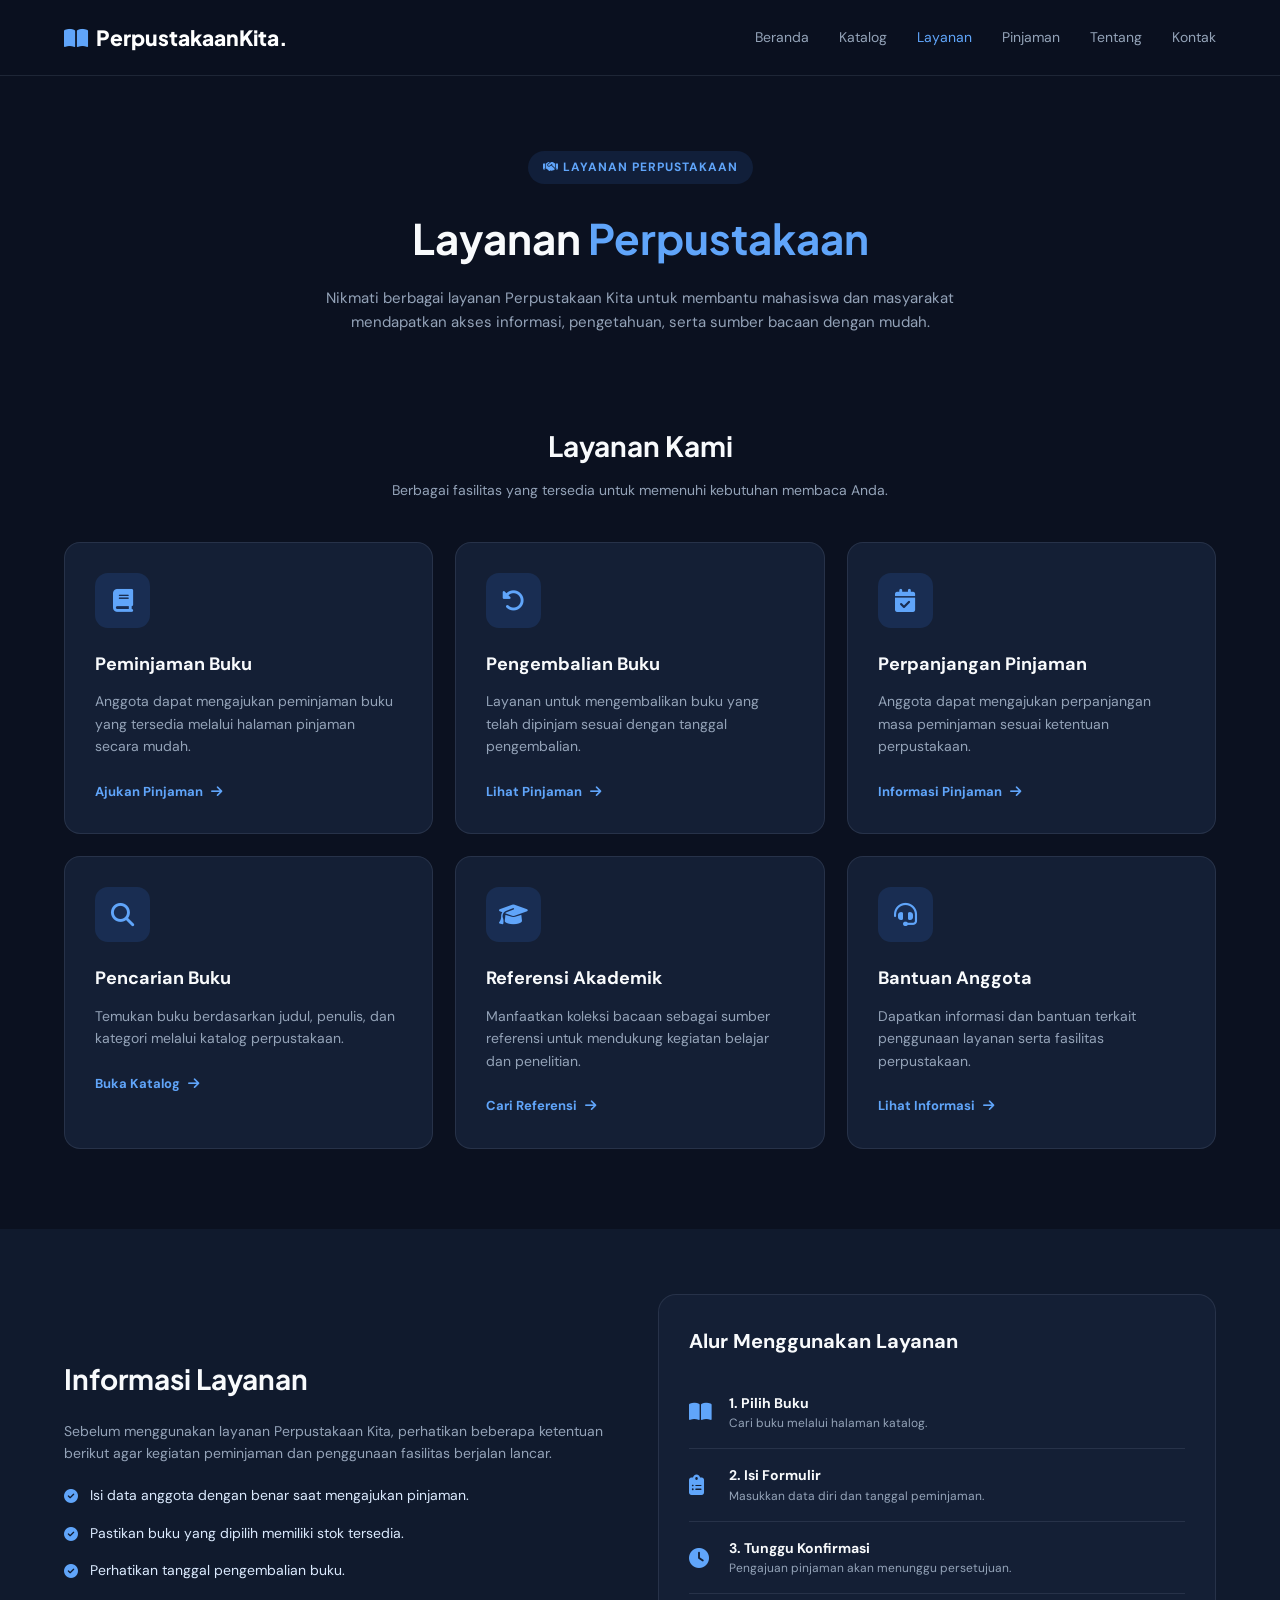
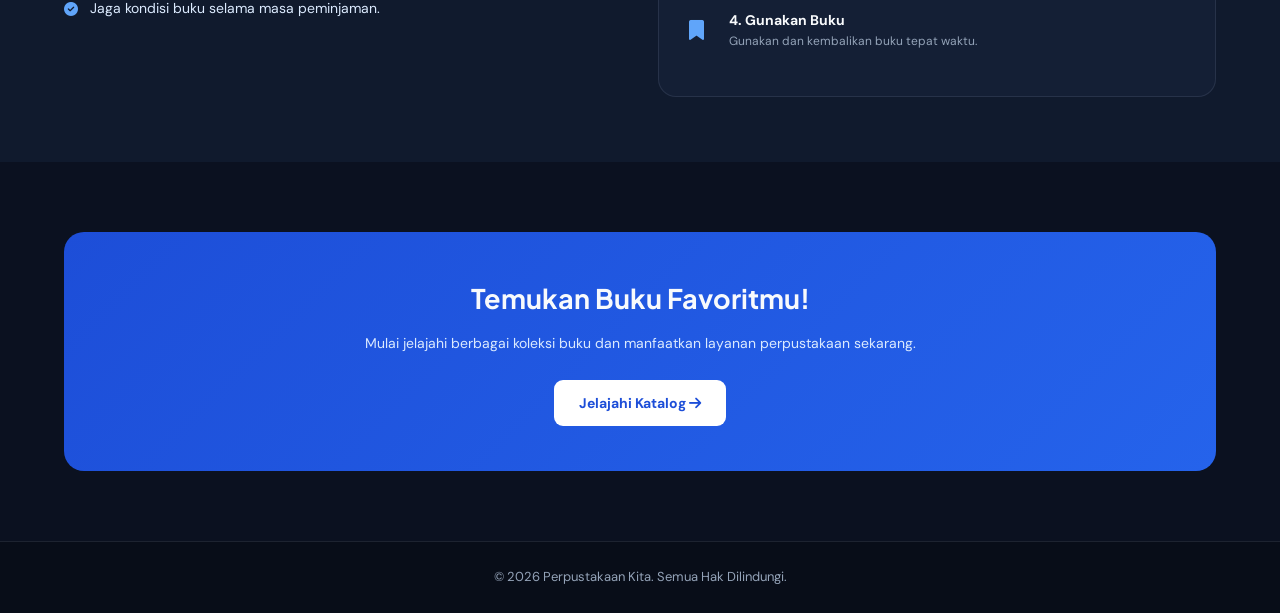
<file: 2405101059_5D_/HTML/layanan.html>
<!DOCTYPE html>
<html lang="id">
<head>
    <meta charset="UTF-8">
    <meta name="viewport" content="width=device-width, initial-scale=1.0">
    <title>Layanan - Perpustakaan Kita</title>

    <link rel="preconnect" href="https://fonts.googleapis.com">
    <link rel="preconnect" href="https://fonts.gstatic.com" crossorigin>
    <link href="https://fonts.googleapis.com/css2?family=DM+Sans:wght@400;500;600;700&family=Plus+Jakarta+Sans:wght@600;700;800&display=swap" rel="stylesheet">

    <link rel="stylesheet" href="https://cdnjs.cloudflare.com/ajax/libs/font-awesome/6.5.2/css/all.min.css">

    <style>
        :root {
            --bg: #0b1120;
            --card: #141f35;
            --card-light: #1b2942;
            --primary: #3b82f6;
            --primary-light: #60a5fa;
            --text: #f8fafc;
            --muted: #94a3b8;
            --border: rgba(148, 163, 184, 0.15);
        }

        * {
            margin: 0;
            padding: 0;
            box-sizing: border-box;
        }

        body {
            background: var(--bg);
            color: var(--text);
            font-family: 'DM Sans', sans-serif;
            line-height: 1.6;
        }

        a {
            text-decoration: none;
            color: inherit;
        }

        .container {
            width: 90%;
            max-width: 1200px;
            margin: auto;
        }

        /* NAVBAR */
        .navbar {
            position: sticky;
            top: 0;
            z-index: 100;
            background: rgba(11, 17, 32, 0.9);
            backdrop-filter: blur(15px);
            border-bottom: 1px solid var(--border);
        }

        .nav-content {
            height: 75px;
            display: flex;
            justify-content: space-between;
            align-items: center;
        }

        .logo {
            font-family: 'Plus Jakarta Sans', sans-serif;
            font-size: 21px;
            font-weight: 800;
            color: white;
        }

        .logo i {
            color: var(--primary-light);
            margin-right: 8px;
        }

        .nav-links {
            display: flex;
            gap: 30px;
            align-items: center;
        }

        .nav-links a {
            color: var(--muted);
            font-size: 14px;
            transition: 0.3s;
        }

        .nav-links a:hover,
        .nav-links a.active {
            color: var(--primary-light);
        }

        .login-btn {
            background: var(--primary);
            color: white !important;
            padding: 10px 20px;
            border-radius: 8px;
        }

        /* HERO */
        .hero {
            padding: 75px 0 55px;
            text-align: center;
        }

        .hero-badge {
            display: inline-block;
            padding: 7px 15px;
            border-radius: 30px;
            background: rgba(59, 130, 246, 0.12);
            color: var(--primary-light);
            font-size: 12px;
            font-weight: 700;
            letter-spacing: 1px;
            margin-bottom: 20px;
        }

        .hero h1 {
            font-family: 'Plus Jakarta Sans', sans-serif;
            font-size: 42px;
            margin-bottom: 15px;
        }

        .hero h1 span {
            color: var(--primary-light);
        }

        .hero p {
            color: var(--muted);
            max-width: 650px;
            margin: auto;
            font-size: 15px;
        }

        /* SERVICE CARDS */
        .services {
            padding: 35px 0 80px;
        }

        .section-title {
            text-align: center;
            margin-bottom: 40px;
        }

        .section-title h2 {
            font-family: 'Plus Jakarta Sans', sans-serif;
            font-size: 28px;
            margin-bottom: 10px;
        }

        .section-title p {
            color: var(--muted);
            font-size: 14px;
        }

        .service-grid {
            display: grid;
            grid-template-columns: repeat(3, 1fr);
            gap: 22px;
        }

        .service-card {
            background: var(--card);
            border: 1px solid var(--border);
            padding: 30px;
            border-radius: 16px;
            transition: 0.3s;
        }

        .service-card:hover {
            transform: translateY(-6px);
            border-color: var(--primary);
        }

        .service-icon {
            width: 55px;
            height: 55px;
            background: rgba(59, 130, 246, 0.15);
            color: var(--primary-light);
            display: flex;
            align-items: center;
            justify-content: center;
            border-radius: 13px;
            font-size: 23px;
            margin-bottom: 22px;
        }

        .service-card h3 {
            font-size: 18px;
            margin-bottom: 12px;
        }

        .service-card p {
            color: var(--muted);
            font-size: 14px;
            margin-bottom: 20px;
        }

        .service-link {
            color: var(--primary-light);
            font-size: 13px;
            font-weight: 700;
        }

        .service-link i {
            margin-left: 5px;
        }

        /* INFORMATION */
        .information {
            padding: 65px 0;
            background: #101a2d;
        }

        .info-wrapper {
            display: grid;
            grid-template-columns: 1fr 1fr;
            gap: 35px;
            align-items: center;
        }

        .info-text h2 {
            font-family: 'Plus Jakarta Sans', sans-serif;
            font-size: 28px;
            margin-bottom: 18px;
        }

        .info-text p {
            color: var(--muted);
            font-size: 14px;
            margin-bottom: 20px;
        }

        .info-list {
            list-style: none;
        }

        .info-list li {
            display: flex;
            gap: 12px;
            margin-bottom: 15px;
            color: #dbeafe;
            font-size: 14px;
        }

        .info-list i {
            color: var(--primary-light);
            margin-top: 5px;
        }

        .info-box {
            background: var(--card);
            border: 1px solid var(--border);
            border-radius: 18px;
            padding: 30px;
        }

        .info-box h3 {
            font-size: 20px;
            margin-bottom: 20px;
        }

        .info-item {
            display: flex;
            align-items: center;
            gap: 15px;
            padding: 15px 0;
            border-bottom: 1px solid var(--border);
        }

        .info-item:last-child {
            border-bottom: none;
        }

        .info-item i {
            color: var(--primary-light);
            font-size: 20px;
            width: 25px;
        }

        .info-item h4 {
            font-size: 14px;
        }

        .info-item p {
            color: var(--muted);
            font-size: 12px;
        }

        /* CTA */
        .cta {
            padding: 70px 0;
            text-align: center;
        }

        .cta-box {
            background: linear-gradient(135deg, #1d4ed8, #2563eb);
            border-radius: 20px;
            padding: 45px 25px;
        }

        .cta-box h2 {
            font-family: 'Plus Jakarta Sans', sans-serif;
            font-size: 27px;
            margin-bottom: 12px;
        }

        .cta-box p {
            color: #dbeafe;
            font-size: 14px;
            margin-bottom: 25px;
        }

        .cta-btn {
            display: inline-block;
            background: white;
            color: #1d4ed8;
            padding: 12px 25px;
            border-radius: 9px;
            font-weight: 700;
            font-size: 14px;
            transition: 0.3s;
        }

        .cta-btn:hover {
            transform: translateY(-3px);
        }

        /* FOOTER */
        footer {
            background: #080d18;
            border-top: 1px solid var(--border);
            padding: 25px 0;
            text-align: center;
            color: var(--muted);
            font-size: 13px;
        }

        /* RESPONSIVE */
        @media (max-width: 850px) {
            .service-grid {
                grid-template-columns: repeat(2, 1fr);
            }

            .info-wrapper {
                grid-template-columns: 1fr;
            }

            .nav-links {
                gap: 15px;
            }
        }

        @media (max-width: 600px) {
            .nav-content {
                height: auto;
                padding: 18px 0;
                flex-direction: column;
                gap: 15px;
            }

            .nav-links {
                flex-wrap: wrap;
                justify-content: center;
                gap: 12px 18px;
            }

            .hero h1 {
                font-size: 30px;
            }

            .service-grid {
                grid-template-columns: 1fr;
            }

            .section-title h2,
            .info-text h2 {
                font-size: 23px;
            }

            .cta-box h2 {
                font-size: 22px;
            }
        }
    </style>
</head>

<body>

    <!-- NAVBAR -->
    <nav class="navbar">
        <div class="container nav-content">
            <a href="../Beranda/beranda.html" class="logo">
                <i class="fa-solid fa-book-open"></i>PerpustakaanKita.
            </a>

            <div class="nav-links">
                <a href="../Beranda/beranda.html">Beranda</a>
                <a href="../katalog/katalog.html">Katalog</a>
                <a href="../layanan/layanan.html" class="active">Layanan</a>
                <a href="../pinjaman/pinjaman.html">Pinjaman</a>
                <a href="../Beranda/beranda.html#tentang">Tentang</a>
                <a href="../Beranda/beranda.html#kontak">Kontak</a>
            </div>
        </div>
    </nav>

    <!-- HERO -->
    <section class="hero container">
        <span class="hero-badge">
            <i class="fa-solid fa-handshake"></i> LAYANAN PERPUSTAKAAN
        </span>

        <h1>Layanan <span>Perpustakaan</span></h1>

        <p>
            Nikmati berbagai layanan Perpustakaan Kita untuk membantu
            mahasiswa dan masyarakat mendapatkan akses informasi,
            pengetahuan, serta sumber bacaan dengan mudah.
        </p>
    </section>

    <!-- SERVICES -->
    <section class="services container">
        <div class="section-title">
            <h2>Layanan Kami</h2>
            <p>Berbagai fasilitas yang tersedia untuk memenuhi kebutuhan membaca Anda.</p>
        </div>

        <div class="service-grid">

            <div class="service-card">
                <div class="service-icon">
                    <i class="fa-solid fa-book"></i>
                </div>
                <h3>Peminjaman Buku</h3>
                <p>
                    Anggota dapat mengajukan peminjaman buku yang tersedia
                    melalui halaman pinjaman secara mudah.
                </p>
                <a href="../pinjaman/pinjaman.html" class="service-link">
                    Ajukan Pinjaman <i class="fa-solid fa-arrow-right"></i>
                </a>
            </div>

            <div class="service-card">
                <div class="service-icon">
                    <i class="fa-solid fa-rotate-left"></i>
                </div>
                <h3>Pengembalian Buku</h3>
                <p>
                    Layanan untuk mengembalikan buku yang telah dipinjam
                    sesuai dengan tanggal pengembalian.
                </p>
                <a href="../pinjaman/pinjaman.html" class="service-link">
                    Lihat Pinjaman <i class="fa-solid fa-arrow-right"></i>
                </a>
            </div>

            <div class="service-card">
                <div class="service-icon">
                    <i class="fa-solid fa-calendar-check"></i>
                </div>
                <h3>Perpanjangan Pinjaman</h3>
                <p>
                    Anggota dapat mengajukan perpanjangan masa peminjaman
                    sesuai ketentuan perpustakaan.
                </p>
                <a href="../pinjaman/pinjaman.html" class="service-link">
                    Informasi Pinjaman <i class="fa-solid fa-arrow-right"></i>
                </a>
            </div>

            <div class="service-card">
                <div class="service-icon">
                    <i class="fa-solid fa-magnifying-glass"></i>
                </div>
                <h3>Pencarian Buku</h3>
                <p>
                    Temukan buku berdasarkan judul, penulis, dan kategori
                    melalui katalog perpustakaan.
                </p>
                <a href="../katalog/katalog.html" class="service-link">
                    Buka Katalog <i class="fa-solid fa-arrow-right"></i>
                </a>
            </div>

            <div class="service-card">
                <div class="service-icon">
                    <i class="fa-solid fa-graduation-cap"></i>
                </div>
                <h3>Referensi Akademik</h3>
                <p>
                    Manfaatkan koleksi bacaan sebagai sumber referensi
                    untuk mendukung kegiatan belajar dan penelitian.
                </p>
                <a href="../katalog/katalog.html" class="service-link">
                    Cari Referensi <i class="fa-solid fa-arrow-right"></i>
                </a>
            </div>

            <div class="service-card">
                <div class="service-icon">
                    <i class="fa-solid fa-headset"></i>
                </div>
                <h3>Bantuan Anggota</h3>
                <p>
                    Dapatkan informasi dan bantuan terkait penggunaan
                    layanan serta fasilitas perpustakaan.
                </p>
                <a href="#informasi" class="service-link">
                    Lihat Informasi <i class="fa-solid fa-arrow-right"></i>
                </a>
            </div>

        </div>
    </section>

    <!-- INFORMATION -->
    <section class="information" id="informasi">
        <div class="container info-wrapper">

            <div class="info-text">
                <h2>Informasi Layanan</h2>

                <p>
                    Sebelum menggunakan layanan Perpustakaan Kita,
                    perhatikan beberapa ketentuan berikut agar kegiatan
                    peminjaman dan penggunaan fasilitas berjalan lancar.
                </p>

                <ul class="info-list">
                    <li>
                        <i class="fa-solid fa-circle-check"></i>
                        Isi data anggota dengan benar saat mengajukan pinjaman.
                    </li>

                    <li>
                        <i class="fa-solid fa-circle-check"></i>
                        Pastikan buku yang dipilih memiliki stok tersedia.
                    </li>

                    <li>
                        <i class="fa-solid fa-circle-check"></i>
                        Perhatikan tanggal pengembalian buku.
                    </li>

                    <li>
                        <i class="fa-solid fa-circle-check"></i>
                        Jaga kondisi buku selama masa peminjaman.
                    </li>
                </ul>
            </div>

            <div class="info-box">
                <h3>Alur Menggunakan Layanan</h3>

                <div class="info-item">
                    <i class="fa-solid fa-book-open"></i>
                    <div>
                        <h4>1. Pilih Buku</h4>
                        <p>Cari buku melalui halaman katalog.</p>
                    </div>
                </div>

                <div class="info-item">
                    <i class="fa-solid fa-clipboard-list"></i>
                    <div>
                        <h4>2. Isi Formulir</h4>
                        <p>Masukkan data diri dan tanggal peminjaman.</p>
                    </div>
                </div>

                <div class="info-item">
                    <i class="fa-solid fa-clock"></i>
                    <div>
                        <h4>3. Tunggu Konfirmasi</h4>
                        <p>Pengajuan pinjaman akan menunggu persetujuan.</p>
                    </div>
                </div>

                <div class="info-item">
                    <i class="fa-solid fa-bookmark"></i>
                    <div>
                        <h4>4. Gunakan Buku</h4>
                        <p>Gunakan dan kembalikan buku tepat waktu.</p>
                    </div>
                </div>
            </div>

        </div>
    </section>

    <!-- CTA -->
    <section class="cta container">
        <div class="cta-box">
            <h2>Temukan Buku Favoritmu!</h2>
            <p>
                Mulai jelajahi berbagai koleksi buku dan manfaatkan
                layanan perpustakaan sekarang.
            </p>

            <a href="../katalog/katalog.html" class="cta-btn">
                Jelajahi Katalog <i class="fa-solid fa-arrow-right"></i>
            </a>
        </div>
    </section>

    <!-- FOOTER -->
    <footer>
        <div class="container">
            <p>
                &copy; <span id="currentYear"></span>
                Perpustakaan Kita. Semua Hak Dilindungi.
            </p>
        </div>
    </footer>

    <script>
    document.getElementById("currentYear").textContent =
        new Date().getFullYear();
    </script>

</body>
</html>
</file>
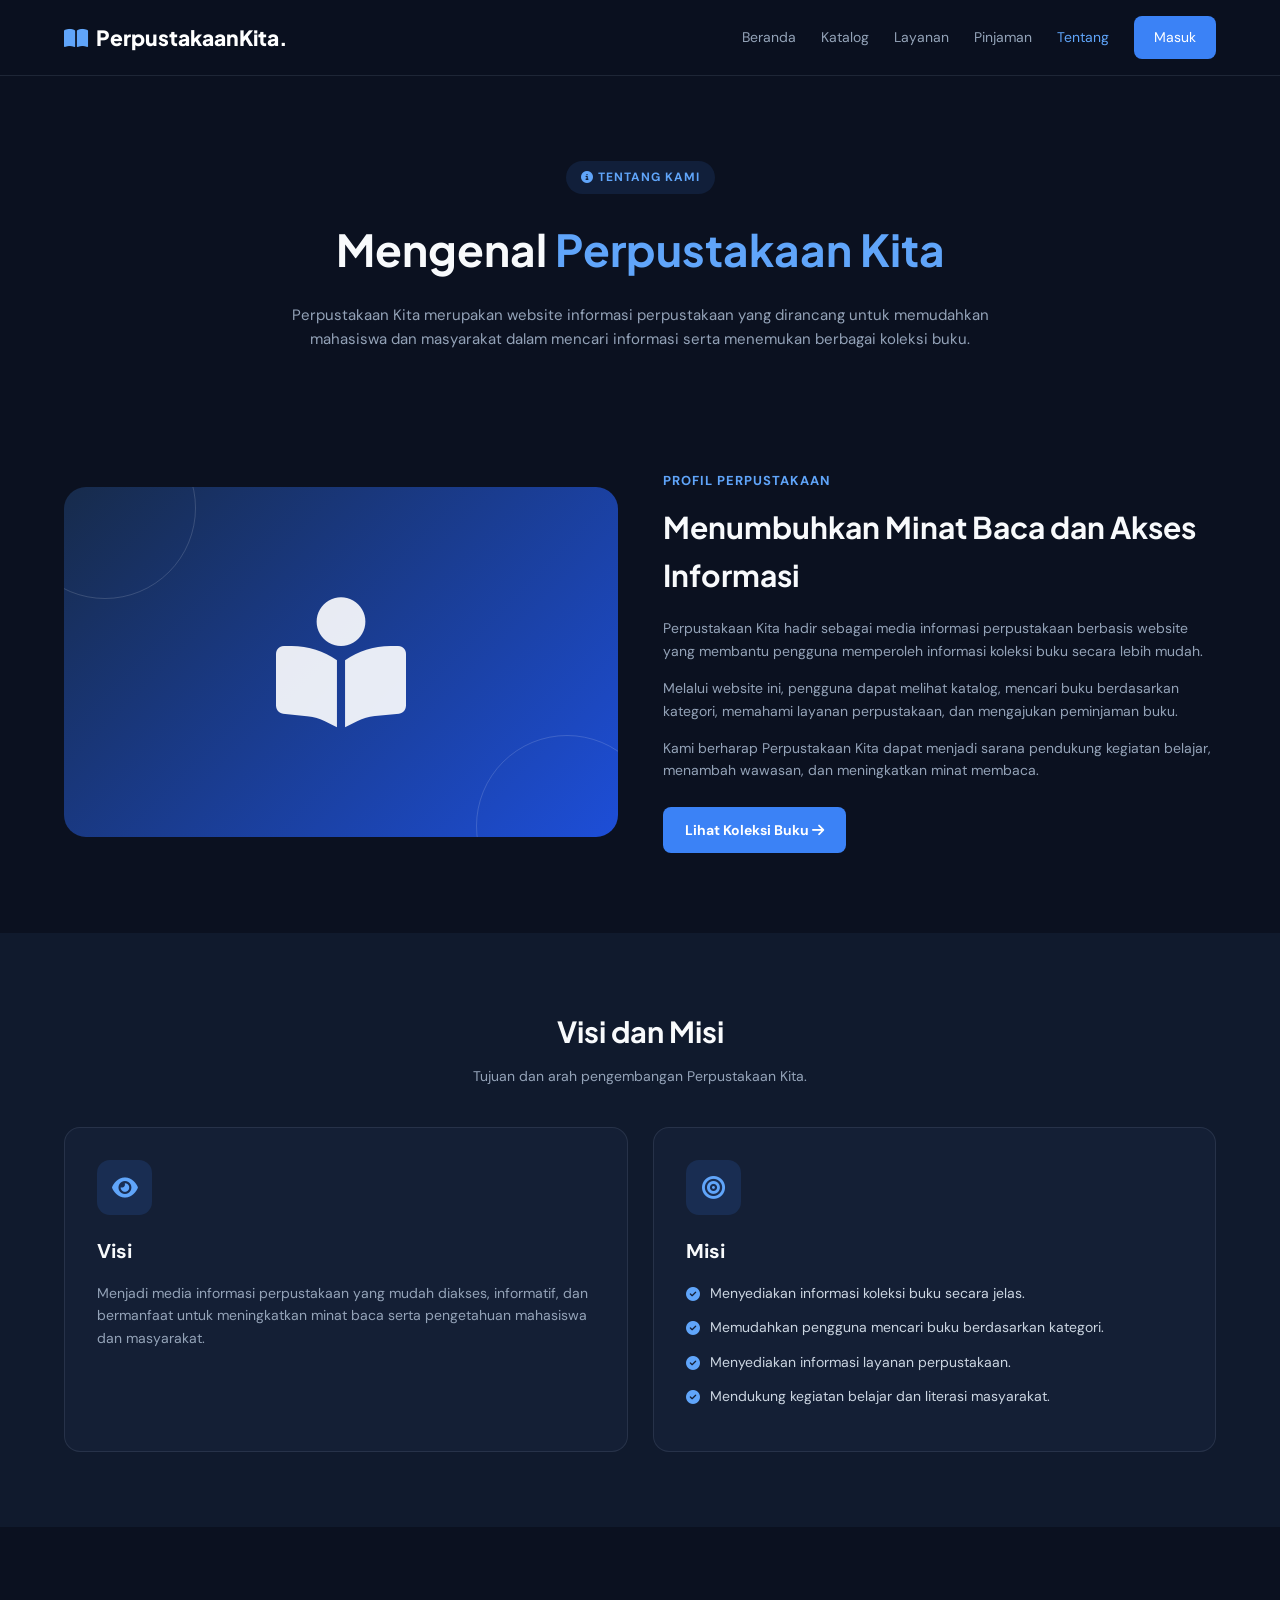
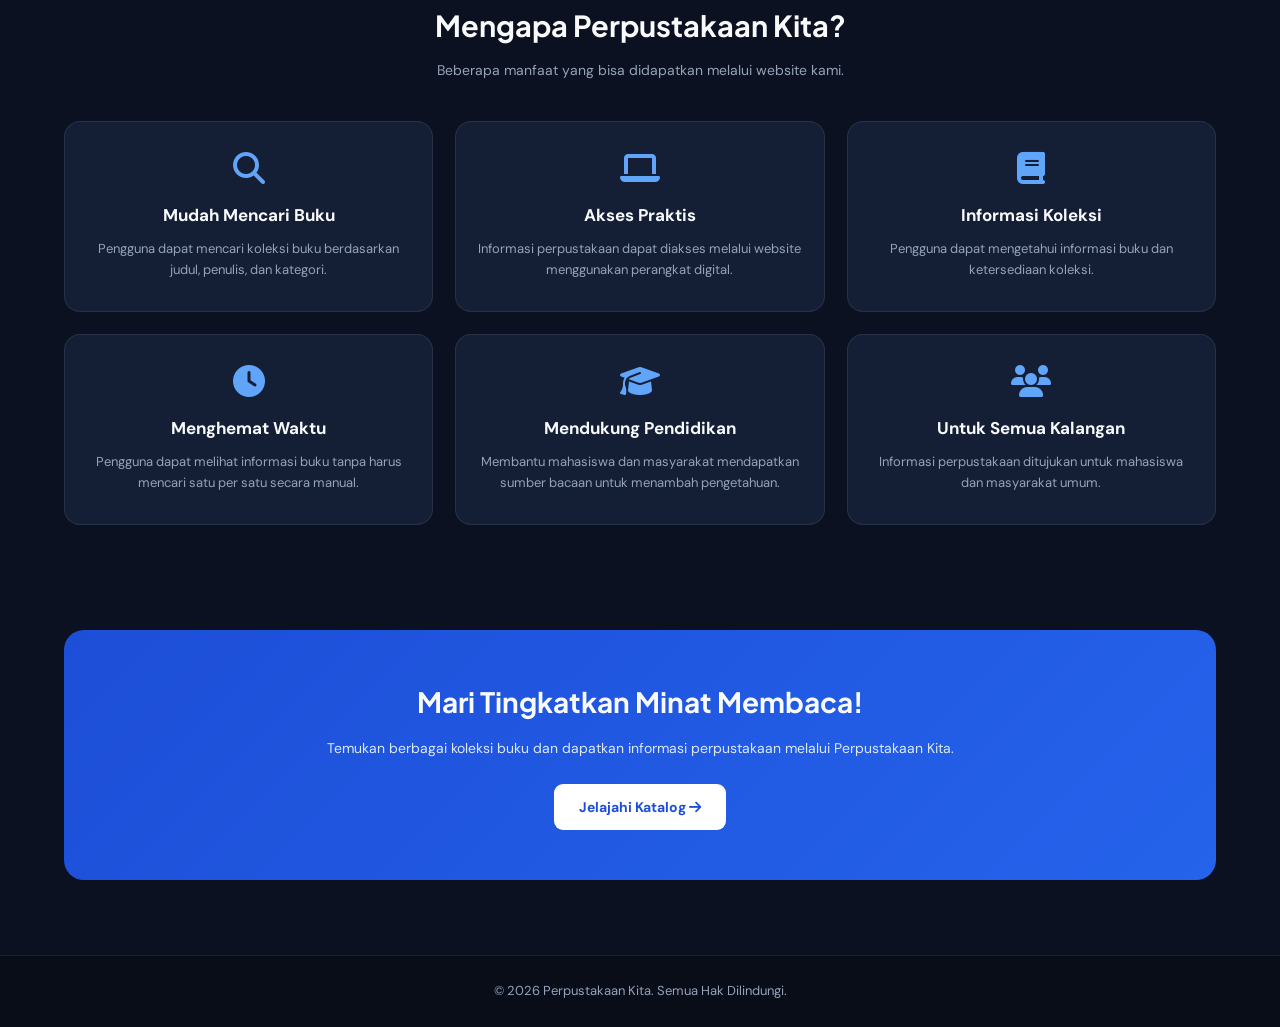
<file: 2405101059_5D_/HTML/tentang.html>
<!DOCTYPE html>
<html lang="id">
<head>
    <meta charset="UTF-8">
    <meta name="viewport" content="width=device-width, initial-scale=1.0">
    <title>Tentang Kami - Perpustakaan Kita</title>

    <link rel="preconnect" href="https://fonts.googleapis.com">
    <link rel="preconnect" href="https://fonts.gstatic.com" crossorigin>
    <link href="https://fonts.googleapis.com/css2?family=DM+Sans:wght@400;500;600;700&family=Plus+Jakarta+Sans:wght@600;700;800&display=swap" rel="stylesheet">

    <link rel="stylesheet" href="https://cdnjs.cloudflare.com/ajax/libs/font-awesome/6.5.2/css/all.min.css">

    <style>
        :root {
            --bg: #0b1120;
            --card: #141f35;
            --card-light: #1b2942;
            --primary: #3b82f6;
            --primary-light: #60a5fa;
            --text: #f8fafc;
            --muted: #94a3b8;
            --border: rgba(148, 163, 184, 0.15);
        }

        * {
            margin: 0;
            padding: 0;
            box-sizing: border-box;
        }

        html {
            scroll-behavior: smooth;
        }

        body {
            background: var(--bg);
            color: var(--text);
            font-family: 'DM Sans', sans-serif;
            line-height: 1.6;
        }

        a {
            text-decoration: none;
            color: inherit;
        }

        .container {
            width: 90%;
            max-width: 1200px;
            margin: auto;
        }

        /* NAVBAR */
        .navbar {
            position: sticky;
            top: 0;
            z-index: 100;
            background: rgba(11, 17, 32, 0.9);
            backdrop-filter: blur(15px);
            border-bottom: 1px solid var(--border);
        }

        .nav-content {
            min-height: 75px;
            display: flex;
            justify-content: space-between;
            align-items: center;
        }

        .logo {
            font-family: 'Plus Jakarta Sans', sans-serif;
            font-size: 21px;
            font-weight: 800;
            color: white;
        }

        .logo i {
            color: var(--primary-light);
            margin-right: 8px;
        }

        .nav-links {
            display: flex;
            gap: 25px;
            align-items: center;
        }

        .nav-links a {
            color: var(--muted);
            font-size: 14px;
            transition: 0.3s;
        }

        .nav-links a:hover,
        .nav-links a.active {
            color: var(--primary-light);
        }

        .login-btn {
            background: var(--primary);
            color: white !important;
            padding: 10px 20px;
            border-radius: 8px;
        }

        /* HERO */
        .hero {
            padding: 85px 0 70px;
            text-align: center;
        }

        .hero-badge {
            display: inline-block;
            padding: 7px 15px;
            border-radius: 30px;
            background: rgba(59, 130, 246, 0.12);
            color: var(--primary-light);
            font-size: 12px;
            font-weight: 700;
            letter-spacing: 1px;
            margin-bottom: 20px;
        }

        .hero h1 {
            font-family: 'Plus Jakarta Sans', sans-serif;
            font-size: 44px;
            margin-bottom: 18px;
        }

        .hero h1 span {
            color: var(--primary-light);
        }

        .hero p {
            color: var(--muted);
            max-width: 700px;
            margin: auto;
            font-size: 15px;
        }

        /* PROFILE */
        .profile {
            padding: 50px 0 80px;
        }

        .profile-grid {
            display: grid;
            grid-template-columns: 1fr 1fr;
            gap: 45px;
            align-items: center;
        }

        .profile-visual {
            min-height: 350px;
            background: linear-gradient(135deg, #172b4b, #1d4ed8);
            border-radius: 22px;
            display: flex;
            align-items: center;
            justify-content: center;
            position: relative;
            overflow: hidden;
        }

        .profile-visual i {
            font-size: 130px;
            color: rgba(255, 255, 255, 0.9);
        }

        .profile-visual::before,
        .profile-visual::after {
            content: "";
            position: absolute;
            width: 180px;
            height: 180px;
            border: 1px solid rgba(255, 255, 255, 0.15);
            border-radius: 50%;
        }

        .profile-visual::before {
            top: -70px;
            left: -50px;
        }

        .profile-visual::after {
            bottom: -80px;
            right: -40px;
        }

        .profile-text .small-title {
            color: var(--primary-light);
            font-size: 13px;
            font-weight: 700;
            letter-spacing: 1px;
            margin-bottom: 12px;
        }

        .profile-text h2 {
            font-family: 'Plus Jakarta Sans', sans-serif;
            font-size: 30px;
            margin-bottom: 18px;
        }

        .profile-text p {
            color: var(--muted);
            font-size: 14px;
            margin-bottom: 15px;
        }

        .profile-button {
            display: inline-block;
            background: var(--primary);
            padding: 12px 22px;
            border-radius: 8px;
            color: white;
            font-size: 14px;
            font-weight: 700;
            margin-top: 10px;
            transition: 0.3s;
        }

        .profile-button:hover {
            background: #2563eb;
            transform: translateY(-3px);
        }

        /* PURPOSE */
        .purpose {
            background: #101a2d;
            padding: 75px 0;
        }

        .section-title {
            text-align: center;
            margin-bottom: 40px;
        }

        .section-title h2 {
            font-family: 'Plus Jakarta Sans', sans-serif;
            font-size: 29px;
            margin-bottom: 10px;
        }

        .section-title p {
            color: var(--muted);
            font-size: 14px;
        }

        .purpose-grid {
            display: grid;
            grid-template-columns: repeat(2, 1fr);
            gap: 25px;
        }

        .purpose-card {
            background: var(--card);
            border: 1px solid var(--border);
            padding: 32px;
            border-radius: 16px;
            transition: 0.3s;
        }

        .purpose-card:hover {
            border-color: var(--primary);
            transform: translateY(-5px);
        }

        .purpose-icon {
            width: 55px;
            height: 55px;
            border-radius: 13px;
            background: rgba(59, 130, 246, 0.15);
            color: var(--primary-light);
            display: flex;
            align-items: center;
            justify-content: center;
            font-size: 23px;
            margin-bottom: 20px;
        }

        .purpose-card h3 {
            font-size: 20px;
            margin-bottom: 15px;
        }

        .purpose-card p {
            color: var(--muted);
            font-size: 14px;
            margin-bottom: 12px;
        }

        .purpose-card ul {
            list-style: none;
            margin-top: 15px;
        }

        .purpose-card li {
            color: #cbd5e1;
            font-size: 14px;
            margin-bottom: 12px;
            display: flex;
            gap: 10px;
        }

        .purpose-card li i {
            color: var(--primary-light);
            margin-top: 5px;
        }

        /* BENEFITS */
        .benefits {
            padding: 75px 0;
        }

        .benefit-grid {
            display: grid;
            grid-template-columns: repeat(3, 1fr);
            gap: 22px;
        }

        .benefit-card {
            text-align: center;
            padding: 30px 22px;
            background: var(--card);
            border: 1px solid var(--border);
            border-radius: 16px;
            transition: 0.3s;
        }

        .benefit-card:hover {
            transform: translateY(-5px);
            border-color: var(--primary);
        }

        .benefit-card i {
            font-size: 32px;
            color: var(--primary-light);
            margin-bottom: 18px;
        }

        .benefit-card h3 {
            font-size: 17px;
            margin-bottom: 10px;
        }

        .benefit-card p {
            color: var(--muted);
            font-size: 13px;
        }

        /* CTA */
        .cta {
            padding: 30px 0 75px;
        }

        .cta-box {
            background: linear-gradient(135deg, #1d4ed8, #2563eb);
            border-radius: 20px;
            padding: 50px 25px;
            text-align: center;
        }

        .cta-box h2 {
            font-family: 'Plus Jakarta Sans', sans-serif;
            font-size: 28px;
            margin-bottom: 12px;
        }

        .cta-box p {
            color: #dbeafe;
            font-size: 14px;
            margin-bottom: 25px;
        }

        .cta-btn {
            display: inline-block;
            background: white;
            color: #1d4ed8;
            padding: 12px 25px;
            border-radius: 9px;
            font-weight: 700;
            font-size: 14px;
            transition: 0.3s;
        }

        .cta-btn:hover {
            transform: translateY(-3px);
        }

        /* FOOTER */
        footer {
            background: #080d18;
            border-top: 1px solid var(--border);
            padding: 25px 0;
            text-align: center;
            color: var(--muted);
            font-size: 13px;
        }

        /* ANIMATION */
        .reveal {
            opacity: 0;
            transform: translateY(25px);
            transition: 0.6s ease;
        }

        .reveal.show {
            opacity: 1;
            transform: translateY(0);
        }

        /* RESPONSIVE */
        @media (max-width: 850px) {
            .profile-grid {
                grid-template-columns: 1fr;
            }

            .benefit-grid {
                grid-template-columns: repeat(2, 1fr);
            }

            .nav-links {
                gap: 15px;
            }
        }

        @media (max-width: 600px) {
            .nav-content {
                padding: 18px 0;
                flex-direction: column;
                gap: 15px;
            }

            .nav-links {
                flex-wrap: wrap;
                justify-content: center;
                gap: 12px 18px;
            }

            .hero h1 {
                font-size: 32px;
            }

            .profile-visual {
                min-height: 250px;
            }

            .profile-visual i {
                font-size: 90px;
            }

            .profile-text h2 {
                font-size: 25px;
            }

            .purpose-grid,
            .benefit-grid {
                grid-template-columns: 1fr;
            }

            .section-title h2 {
                font-size: 24px;
            }

            .cta-box h2 {
                font-size: 23px;
            }
        }
    </style>
</head>

<body>

    <!-- NAVBAR -->
    <nav class="navbar">
        <div class="container nav-content">

            <a href="../Beranda/beranda.html" class="logo">
                <i class="fa-solid fa-book-open"></i>PerpustakaanKita.
            </a>

            <div class="nav-links">
                <a href="../Beranda/beranda.html">Beranda</a>
                <a href="../katalog/katalog.html">Katalog</a>
                <a href="../layanan/layanan.html">Layanan</a>
                <a href="../pinjaman/pinjaman.html">Pinjaman</a>
                <a href="tentang.html" class="active">Tentang</a>
                <a href="../login/login.html" class="login-btn">Masuk</a>
            </div>

        </div>
    </nav>

    <!-- HERO -->
    <section class="hero container">

        <span class="hero-badge">
            <i class="fa-solid fa-circle-info"></i>
            TENTANG KAMI
        </span>

        <h1>Mengenal <span>Perpustakaan Kita</span></h1>

        <p>
            Perpustakaan Kita merupakan website informasi perpustakaan
            yang dirancang untuk memudahkan mahasiswa dan masyarakat
            dalam mencari informasi serta menemukan berbagai koleksi buku.
        </p>

    </section>

    <!-- PROFILE -->
    <section class="profile container">

        <div class="profile-grid">

            <div class="profile-visual reveal">
                <i class="fa-solid fa-book-open-reader"></i>
            </div>

            <div class="profile-text reveal">

                <div class="small-title">PROFIL PERPUSTAKAAN</div>

                <h2>Menumbuhkan Minat Baca dan Akses Informasi</h2>

                <p>
                    Perpustakaan Kita hadir sebagai media informasi
                    perpustakaan berbasis website yang membantu pengguna
                    memperoleh informasi koleksi buku secara lebih mudah.
                </p>

                <p>
                    Melalui website ini, pengguna dapat melihat katalog,
                    mencari buku berdasarkan kategori, memahami layanan
                    perpustakaan, dan mengajukan peminjaman buku.
                </p>

                <p>
                    Kami berharap Perpustakaan Kita dapat menjadi sarana
                    pendukung kegiatan belajar, menambah wawasan, dan
                    meningkatkan minat membaca.
                </p>

                <a href="../katalog/katalog.html" class="profile-button">
                    Lihat Koleksi Buku
                    <i class="fa-solid fa-arrow-right"></i>
                </a>

            </div>

        </div>
    </section>

    <!-- VISI DAN MISI -->
    <section class="purpose">

        <div class="container">

            <div class="section-title">
                <h2>Visi dan Misi</h2>
                <p>Tujuan dan arah pengembangan Perpustakaan Kita.</p>
            </div>

            <div class="purpose-grid">

                <div class="purpose-card reveal">

                    <div class="purpose-icon">
                        <i class="fa-solid fa-eye"></i>
                    </div>

                    <h3>Visi</h3>

                    <p>
                        Menjadi media informasi perpustakaan yang mudah
                        diakses, informatif, dan bermanfaat untuk
                        meningkatkan minat baca serta pengetahuan
                        mahasiswa dan masyarakat.
                    </p>

                </div>

                <div class="purpose-card reveal">

                    <div class="purpose-icon">
                        <i class="fa-solid fa-bullseye"></i>
                    </div>

                    <h3>Misi</h3>

                    <ul>
                        <li>
                            <i class="fa-solid fa-check-circle"></i>
                            Menyediakan informasi koleksi buku secara jelas.
                        </li>

                        <li>
                            <i class="fa-solid fa-check-circle"></i>
                            Memudahkan pengguna mencari buku berdasarkan kategori.
                        </li>

                        <li>
                            <i class="fa-solid fa-check-circle"></i>
                            Menyediakan informasi layanan perpustakaan.
                        </li>

                        <li>
                            <i class="fa-solid fa-check-circle"></i>
                            Mendukung kegiatan belajar dan literasi masyarakat.
                        </li>
                    </ul>

                </div>

            </div>

        </div>
    </section>

    <!-- TUJUAN DAN KEUNGGULAN -->
    <section class="benefits container">

        <div class="section-title">
            <h2>Mengapa Perpustakaan Kita?</h2>
            <p>Beberapa manfaat yang bisa didapatkan melalui website kami.</p>
        </div>

        <div class="benefit-grid">

            <div class="benefit-card reveal">
                <i class="fa-solid fa-magnifying-glass"></i>
                <h3>Mudah Mencari Buku</h3>
                <p>
                    Pengguna dapat mencari koleksi buku berdasarkan
                    judul, penulis, dan kategori.
                </p>
            </div>

            <div class="benefit-card reveal">
                <i class="fa-solid fa-laptop"></i>
                <h3>Akses Praktis</h3>
                <p>
                    Informasi perpustakaan dapat diakses melalui
                    website menggunakan perangkat digital.
                </p>
            </div>

            <div class="benefit-card reveal">
                <i class="fa-solid fa-book"></i>
                <h3>Informasi Koleksi</h3>
                <p>
                    Pengguna dapat mengetahui informasi buku
                    dan ketersediaan koleksi.
                </p>
            </div>

            <div class="benefit-card reveal">
                <i class="fa-solid fa-clock"></i>
                <h3>Menghemat Waktu</h3>
                <p>
                    Pengguna dapat melihat informasi buku tanpa
                    harus mencari satu per satu secara manual.
                </p>
            </div>

            <div class="benefit-card reveal">
                <i class="fa-solid fa-graduation-cap"></i>
                <h3>Mendukung Pendidikan</h3>
                <p>
                    Membantu mahasiswa dan masyarakat mendapatkan
                    sumber bacaan untuk menambah pengetahuan.
                </p>
            </div>

            <div class="benefit-card reveal">
                <i class="fa-solid fa-users"></i>
                <h3>Untuk Semua Kalangan</h3>
                <p>
                    Informasi perpustakaan ditujukan untuk mahasiswa
                    dan masyarakat umum.
                </p>
            </div>

        </div>
    </section>

    <!-- CTA -->
    <section class="cta container">

        <div class="cta-box">

            <h2>Mari Tingkatkan Minat Membaca!</h2>

            <p>
                Temukan berbagai koleksi buku dan dapatkan informasi
                perpustakaan melalui Perpustakaan Kita.
            </p>

            <a href="../katalog/katalog.html" class="cta-btn">
                Jelajahi Katalog
                <i class="fa-solid fa-arrow-right"></i>
            </a>

        </div>

    </section>

    <!-- FOOTER -->
    <footer>
        <div class="container">
            <p>
                &copy; <span id="currentYear"></span>
                Perpustakaan Kita. Semua Hak Dilindungi.
            </p>
        </div>
    </footer>

    <!-- JAVASCRIPT -->
    <script>

        // Tahun otomatis pada footer
        document.getElementById("currentYear").textContent =
            new Date().getFullYear();

        // Animasi elemen ketika halaman digulir
        const revealElements = document.querySelectorAll(".reveal");

        if ("IntersectionObserver" in window) {

            const observer = new IntersectionObserver(function(entries) {

                entries.forEach(function(entry) {

                    if (entry.isIntersecting) {
                        entry.target.classList.add("show");
                        observer.unobserve(entry.target);
                    }

                });

            }, {
                threshold: 0.15
            });

            revealElements.forEach(function(element) {
                observer.observe(element);
            });

        } else {

            revealElements.forEach(function(element) {
                element.classList.add("show");
            });

        }

    </script>

</body>
</html>
</file>
